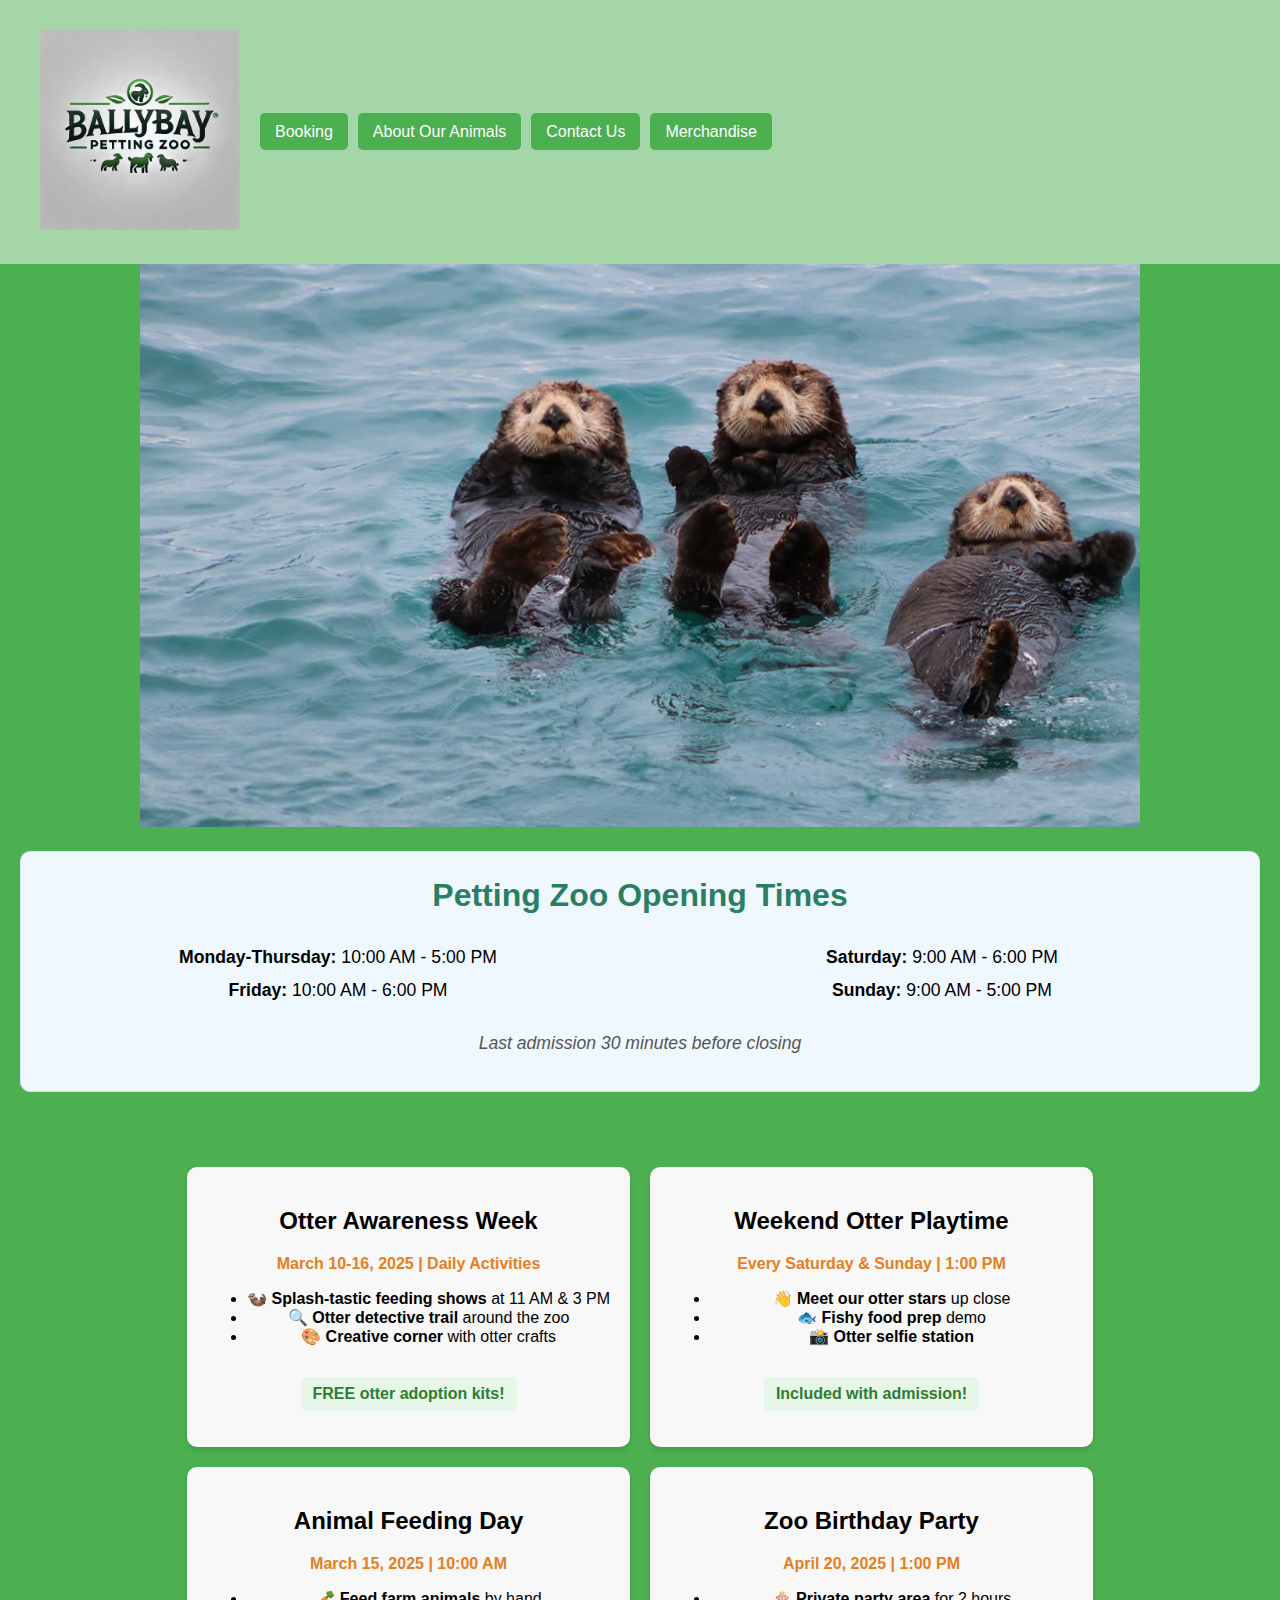
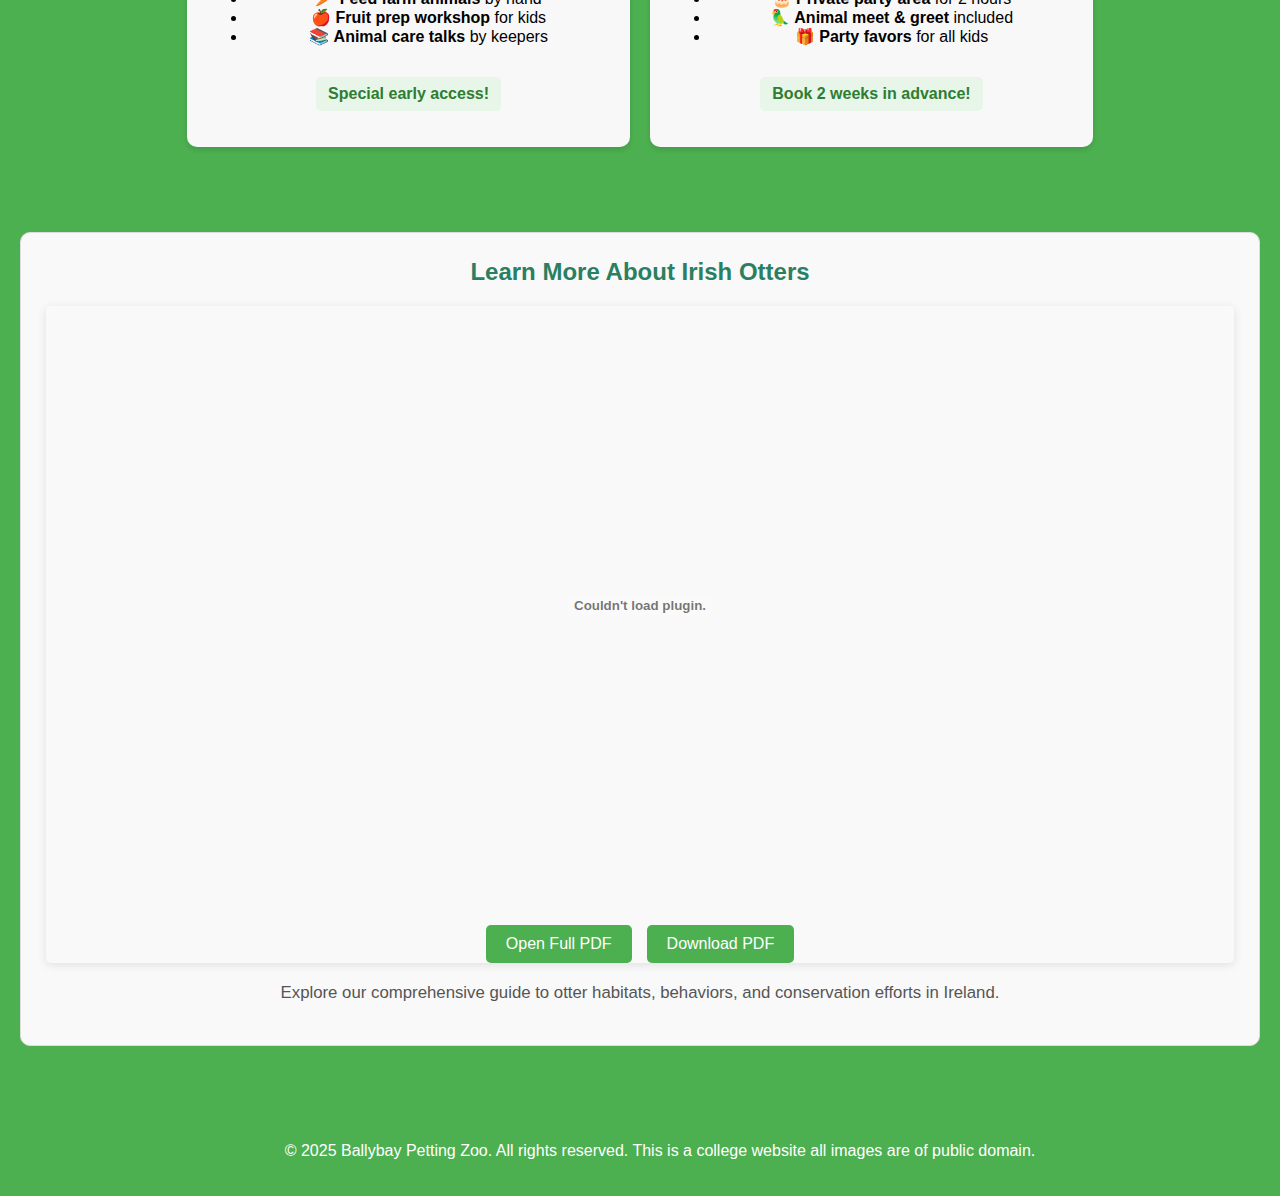
<file: index.html>
<!DOCTYPE html>
<html lang="en">
<head>
    <meta charset="UTF-8">
    <meta name="viewport" content="width=device-width, initial-scale=1.0">
    <meta name="description" content="Visit Ballybay Petting Zoo for an unforgettable experience with friendly animals, fun events, and educational activities for all ages.">
    <meta name="keywords" content="Ballybay Petting Zoo, petting zoo, animal feeding, otters, zoo events, kids activities, family fun">
    <meta name="robots" content="index, follow">
    <meta name="author" content="Ballybay Petting Zoo">
    <link rel="icon" href="favicon.ico" type="image/x-icon">
    <title>Ballybay Petting Zoo - Family Fun with Animals</title>
    <link rel="stylesheet" href="styles.css">
</head>
<body>
    <header>
        <div class="logo">
            <img src="Zoo_Logo.jpg" alt="Ballybay Petting Zoo Logo" width="200">
        </div>
        <nav>
            <ul>
                <li><a href="Booking.html">Booking</a></li>
                <li><a href="about_animal.html">About Our Animals</a></li>
                <li><a href="Contact_Us.html">Contact Us</a></li>
                <li><a href="Merchandise.html">Merchandise</a></li>
            </ul>
        </nav>
    </header>
    
    <main>
        <section class="image-section">
            <div>
                <img src="zoo_mascot.jpeg" alt="Ballybay Petting Zoo Mascot" width="1000">
            </div>
        </section>
        
        <section class="info-section">
            <div class="opening-times-box">
                <h1>Petting Zoo Opening Times</h1>
                <div class="opening-times-grid">
                    <div>
                        <p><strong>Monday-Thursday:</strong> 10:00 AM - 5:00 PM</p>
                        <p><strong>Friday:</strong> 10:00 AM - 6:00 PM</p>
                    </div>
                    <div>
                        <p><strong>Saturday:</strong> 9:00 AM - 6:00 PM</p>
                        <p><strong>Sunday:</strong> 9:00 AM - 5:00 PM</p>
                    </div>
                </div>
                <p class="opening-note">Last admission 30 minutes before closing</p>
            </div>
            
            <div class="events-grid">
                <article class="event-card">
                    <h2>Otter Awareness Week</h2>
                    <p class="event-date">March 10-16, 2025 | Daily Activities</p>
                    <ul>
                        <li>🦦 <strong>Splash-tastic feeding shows</strong> at 11 AM & 3 PM</li>
                        <li>🔍 <strong>Otter detective trail</strong> around the zoo</li>
                        <li>🎨 <strong>Creative corner</strong> with otter crafts</li>
                    </ul>
                    <p class="highlight">FREE otter adoption kits!</p>
                </article>
                
                <article class="event-card">
                    <h2>Weekend Otter Playtime</h2>
                    <p class="event-date">Every Saturday & Sunday | 1:00 PM</p>
                    <ul>
                        <li>👋 <strong>Meet our otter stars</strong> up close</li>
                        <li>🐟 <strong>Fishy food prep</strong> demo</li>
                        <li>📸 <strong>Otter selfie station</strong></li>
                    </ul>
                    <p class="highlight">Included with admission!</p>
                </article>
                
                <article class="event-card">
                    <h2>Animal Feeding Day</h2>
                    <p class="event-date">March 15, 2025 | 10:00 AM</p>
                    <ul>
                        <li>🥕 <strong>Feed farm animals</strong> by hand</li>
                        <li>🍎 <strong>Fruit prep workshop</strong> for kids</li>
                        <li>📚 <strong>Animal care talks</strong> by keepers</li>
                    </ul>
                    <p class="highlight">Special early access!</p>
                </article>
                
                <article class="event-card">
                    <h2>Zoo Birthday Party</h2>
                    <p class="event-date">April 20, 2025 | 1:00 PM</p>
                    <ul>
                        <li>🎂 <strong>Private party area</strong> for 2 hours</li>
                        <li>🦜 <strong>Animal meet & greet</strong> included</li>
                        <li>🎁 <strong>Party favors</strong> for all kids</li>
                    </ul>
                    <p class="highlight">Book 2 weeks in advance!</p>
                </article>
            </div>
            
            <section class="pdf-container-wide">
                <h2>Learn More About Irish Otters</h2>
                <div class="pdf-embed-wrapper">
                    <embed src="Otter_leaflet.pdf" type="application/pdf" width="100%" height="600px">
                    <div class="pdf-options">
                        <a href="Otter_leaflet.pdf" class="pdf-button" target="_blank">Open Full PDF</a>
                        <a href="Otter_leaflet.pdf" class="pdf-button" download>Download PDF</a>
                    </div>
                </div>
                <p class="pdf-description">Explore our comprehensive guide to otter habitats, behaviors, and conservation efforts in Ireland.</p>
            </section>
        </section>
    </main>
    
    <footer>
        <p>&copy; 2025 Ballybay Petting Zoo. All rights reserved. This is a college website all images are of public domain.</p>
    </footer>
</body>
</html>
</file>
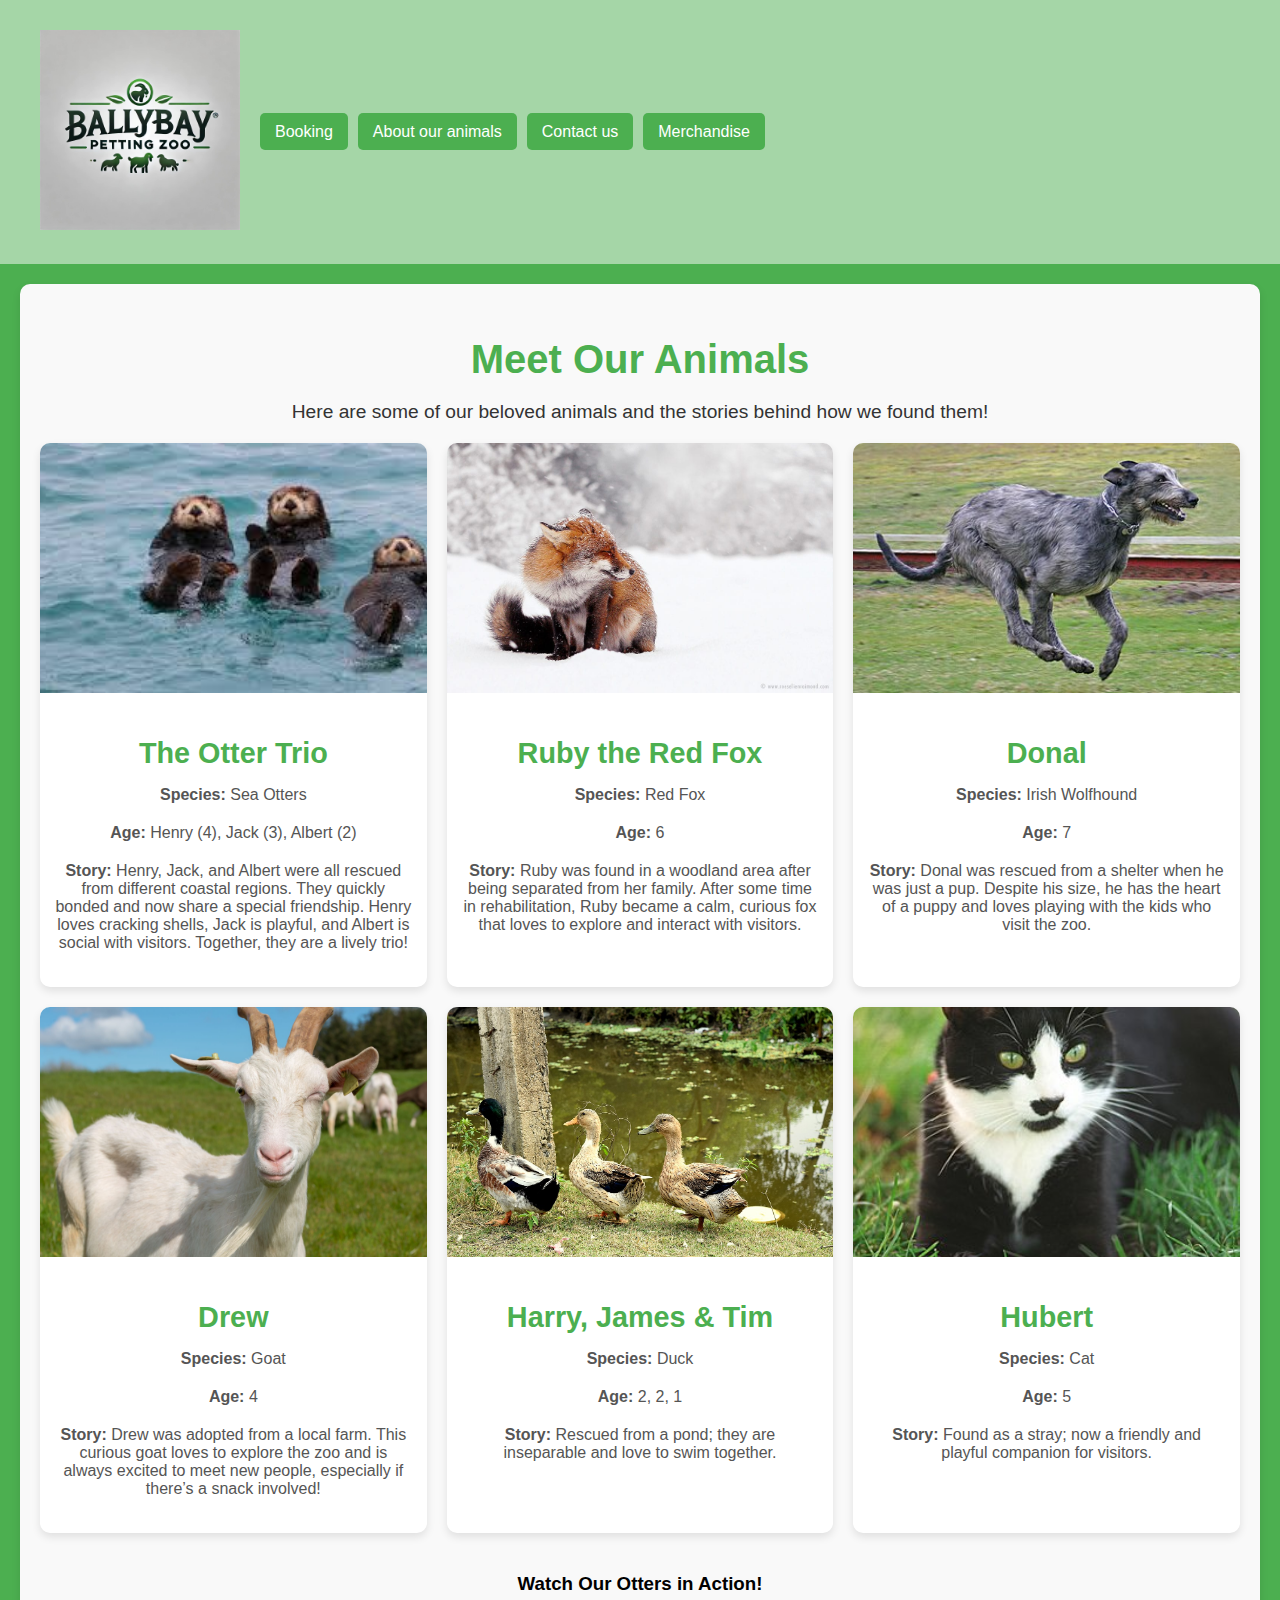
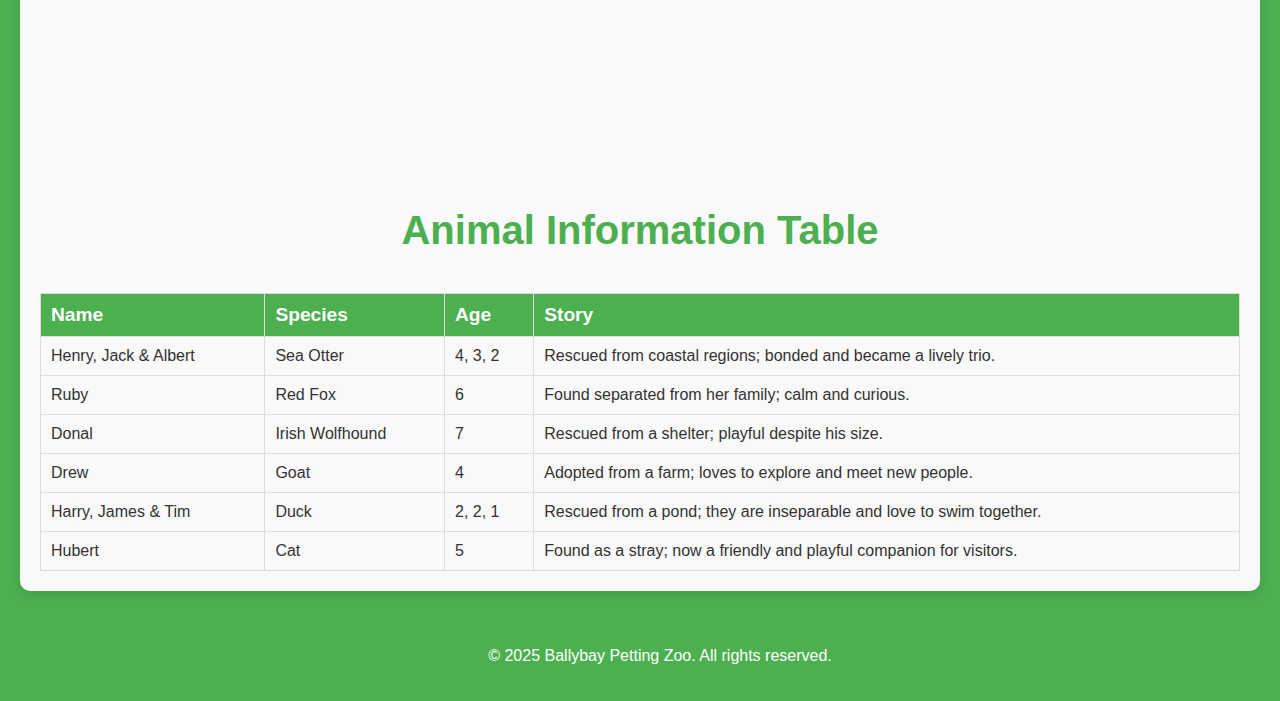
<file: about_animal.html>
<!DOCTYPE html>
<html lang="en">
<head>
    <link rel="icon" href="favicon.ico" type="image/x-icon">
    <meta charset="UTF-8">
    <meta name="viewport" content="width=device-width, initial-scale=1.0">
    <title>About Our Animals - Ballybay Petting Zoo</title>
    <link rel="stylesheet" href="styles.css"> 
</head>
<body>
    <header>       
        <div class="logo">
            <a href="index.html">
                <img src="Zoo_Logo.jpg" alt="Ballybay Petting Zoo Logo" width="200">
            </a>
        </div>
        <nav>
            <ul>
                <li><a href="Booking.html">Booking</a></li>
                <li><a href="about_animal.html">About our animals</a></li>
                <li><a href="Contact_Us.html">Contact us</a></li>
                <li><a href="Merchandise.html">Merchandise</a></li>
            </ul>
        </nav>
    </header>
    <section class="animal-info">
        <h2>Meet Our Animals</h2>
        <p>Here are some of our beloved animals and the stories behind how we found them!</p>
    
        <!-- Animal Grid Layout -->
        <div class="animal-grid">
            
            <div class="animal-card">
                <div class="animal-img-container">
                    <img src="Zoo_Mascot.jpg" alt="The Otter Trio" class="animal-img">
                </div>
                <div class="animal-details">
                    <h3>The Otter Trio</h3>
                    <p><strong>Species:</strong> Sea Otters</p>
                    <p><strong>Age:</strong> Henry (4), Jack (3), Albert (2)</p>
                    <p><strong>Story:</strong> Henry, Jack, and Albert were all rescued from different coastal regions. They quickly bonded and now share a special friendship. Henry loves cracking shells, Jack is playful, and Albert is social with visitors. Together, they are a lively trio!</p>
                </div>
            </div>
    
            <!-- Other Animals Section -->
            <div class="animal-card">
                <div class="animal-img-container">
                    <img src="red_fox.jpg" alt="Ruby the Red Fox" class="animal-img">
                </div>
                <div class="animal-details">
                    <h3>Ruby the Red Fox</h3>
                    <p><strong>Species:</strong> Red Fox</p>
                    <p><strong>Age:</strong> 6</p>
                    <p><strong>Story:</strong> Ruby was found in a woodland area after being separated from her family. After some time in rehabilitation, Ruby became a calm, curious fox that loves to explore and interact with visitors.</p>
                </div>
            </div>
    
            <div class="animal-card">
                <div class="animal-img-container">
                    <img src="donal_irish_wolfhound.jpg" alt="Donal the Irish Wolfhound" class="animal-img">
                </div>
                <div class="animal-details">
                    <h3>Donal</h3>
                    <p><strong>Species:</strong> Irish Wolfhound</p>
                    <p><strong>Age:</strong> 7</p>
                    <p><strong>Story:</strong> Donal was rescued from a shelter when he was just a pup. Despite his size, he has the heart of a puppy and loves playing with the kids who visit the zoo.</p>
                </div>
            </div>
    
            <div class="animal-card">
                <div class="animal-img-container">
                    <img src="drew_goat.jpg" alt="Drew the Goat" class="animal-img">
                </div>
                <div class="animal-details">
                    <h3>Drew</h3>
                    <p><strong>Species:</strong> Goat</p>
                    <p><strong>Age:</strong> 4</p>
                    <p><strong>Story:</strong> Drew was adopted from a local farm. This curious goat loves to explore the zoo and is always excited to meet new people, especially if there’s a snack involved!</p>
                </div>
            </div>
            
            <div class="animal-card">
                <div class="animal-img-container">
                    <img src="ducks.jpg" alt="Harry, James, and Tim the Ducks" class="animal-img">
                </div>
                <div class="animal-details">
                    <h3>Harry, James & Tim</h3>
                    <p><strong>Species:</strong> Duck</p>
                    <p><strong>Age:</strong> 2, 2, 1</p>
                    <p><strong>Story:</strong> Rescued from a pond; they are inseparable and love to swim together.</p>
                </div>
            </div>
            
            <div class="animal-card">
                <div class="animal-img-container">
                    <img src="hubert_cat.jpg" alt="Hubert the Cat" class="animal-img">
                </div>
                <div class="animal-details">
                    <h3>Hubert</h3>
                    <p><strong>Species:</strong> Cat</p>
                    <p><strong>Age:</strong> 5</p>
                    <p><strong>Story:</strong> Found as a stray; now a friendly and playful companion for visitors.</p>
                </div>
            </div>
        </div>
    
        <!-- YouTube Video Embed -->
        <div class="video-embed-container">
            <h3>Watch Our Otters in Action!</h3>
            <iframe width="315" height="560" src="https://www.youtube.com/embed/RFJmRoNuqZo" title="The Most Adorable Otter Petting Zoo  #wholesome #viral #shorts" frameborder="0" allow="accelerometer; autoplay; clipboard-write; encrypted-media; gyroscope; picture-in-picture; web-share" referrerpolicy="strict-origin-when-cross-origin" allowfullscreen></iframe>
        </div>
    
        <!-- Table of Animal Information -->
        <h2>Animal Information Table</h2>
        <table class="animal-table">
            <thead>
                <tr>
                    <th>Name</th>
                    <th>Species</th>
                    <th>Age</th>
                    <th>Story</th>
                </tr>
            </thead>
            <tbody>
                <tr>
                    <td>Henry, Jack & Albert</td>
                    <td>Sea Otter</td>
                    <td>4, 3, 2</td>
                    <td>Rescued from coastal regions; bonded and became a lively trio.</td>
                </tr>
                <tr>
                    <td>Ruby</td>
                    <td>Red Fox</td>
                    <td>6</td>
                    <td>Found separated from her family; calm and curious.</td>
                </tr>
                <tr>
                    <td>Donal</td>
                    <td>Irish Wolfhound</td>
                    <td>7</td>
                    <td>Rescued from a shelter; playful despite his size.</td>
                </tr>
                <tr>
                    <td>Drew</td>
                    <td>Goat</td>
                    <td>4</td>
                    <td>Adopted from a farm; loves to explore and meet new people.</td>
                </tr>
                <tr>
                    <td>Harry, James & Tim</td>
                    <td>Duck</td>
                    <td>2, 2, 1</td>
                    <td>Rescued from a pond; they are inseparable and love to swim together.</td>
                </tr>
                <tr>
                    <td>Hubert</td>
                    <td>Cat</td>
                    <td>5</td>
                    <td>Found as a stray; now a friendly and playful companion for visitors.</td>
                </tr>
            </tbody>
        </table>
    </section>
    <footer>
        <p>&copy; 2025 Ballybay Petting Zoo. All rights reserved.</p>
    </footer>
</body>
</html>
</file>
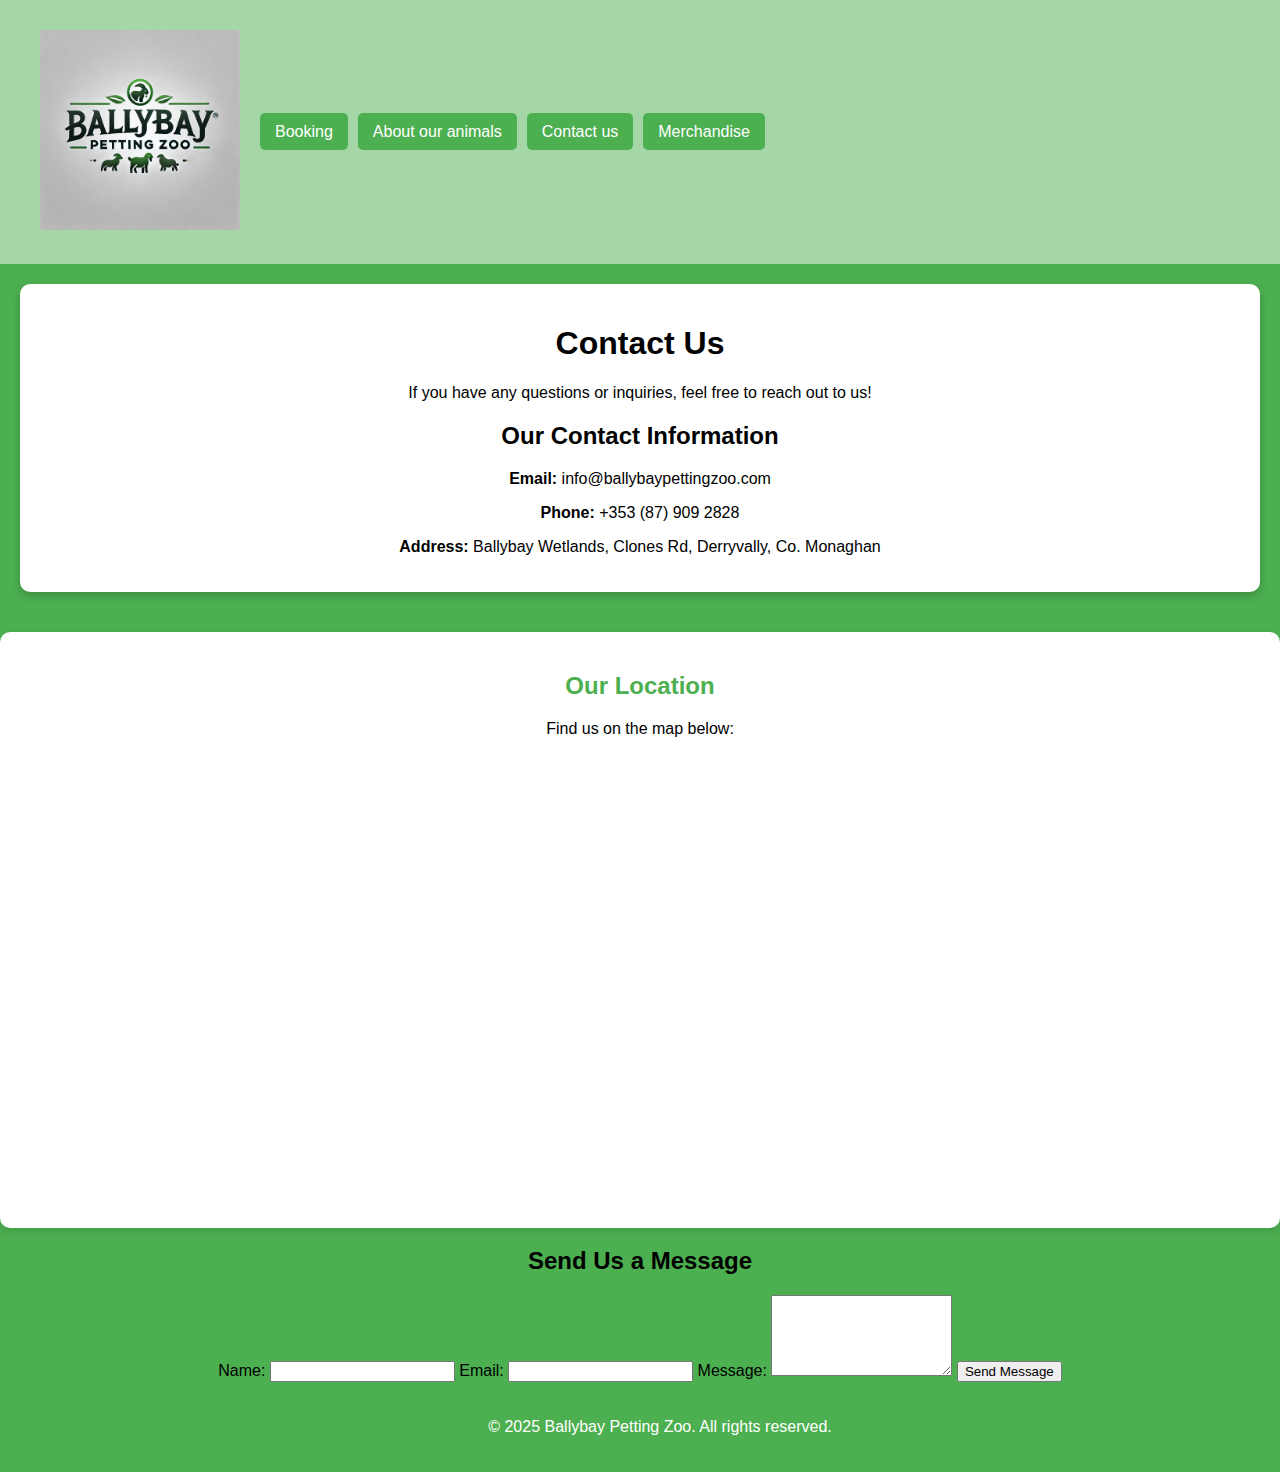
<file: Contact_Us.html>
<!DOCTYPE html>
<html lang="en">
<head>
    <link rel="icon" href="favicon.ico" type="image/x-icon">
    <meta charset="UTF-8">
    <meta name="viewport" content="width=device-width, initial-scale=1.0">
    <title>Contact Us - Ballybay Petting Zoo</title>
    <link rel="stylesheet" href="styles.css"> 
</head>
<body>
    <header>
        <div class="logo">
            <a href="index.html">
                <img src="Zoo_Logo.jpg" alt="Logo" width="200">
            </a>
        </div>
        <nav>
            <ul>
                <li><a href="Booking.html">Booking</a></li>
                <li><a href="about_animal.html">About our animals</a></li>
                <li><a href="Contact_Us.html">Contact us</a></li>
                <li><a href="Merchandise.html">Merchandise</a></li>
            </ul>
        </nav>
    </header>

    <main>
        <section class="contact-info">
            <h1>Contact Us</h1>
            <p>If you have any questions or inquiries, feel free to reach out to us!</p>
            <div class="contact-details">
                <h2>Our Contact Information</h2>
                <p><strong>Email:</strong> info@ballybaypettingzoo.com</p>
                <p><strong>Phone:</strong> +353 (87) 909 2828</p>
                <p><strong>Address:</strong> Ballybay Wetlands, Clones Rd, Derryvally, Co. Monaghan</p>
            </div>
        </section>

        <!-- Google Maps Section  -->
        <section class="map-section">
            <h2>Our Location</h2>
            <p>Find us on the map below:</p>
            <iframe src="https://www.google.com/maps/embed?pb=!1m18!1m12!1m3!1d74817.65862768902!2d-7.005039362022863!3d54.126008864571894!2m3!1f0!2f0!3f0!3m2!1i1024!2i768!4f13.1!3m3!1m2!1s0x4860a41f24d470f7%3A0x834d69c837042be7!2sBallybay%20Wetlands!5e0!3m2!1sen!2sie!4v1743295973529!5m2!1sen!2sie" width="100%" height="450" style="border:0;" allowfullscreen="" loading="lazy" referrerpolicy="no-referrer-when-downgrade"></iframe>
        </section>

        <section class="contact-form">
            <h2>Send Us a Message</h2>
            <form action="http://foo.com" method="get">
                <label for="name">Name:</label>
                <input type="text" id="name" name="name" required>
        
                <label for="email">Email:</label>
                <input type="email" id="email" name="email" required>
        
                <label for="message">Message:</label>
                <textarea id="message" name="message" rows="5" required></textarea>
        
                <button type="submit">Send Message</button>
            </form>
        </section>
        
    </main>

    <footer>
        <p>&copy; 2025 Ballybay Petting Zoo. All rights reserved.</p>
    </footer>
</body>
</html>
</file>
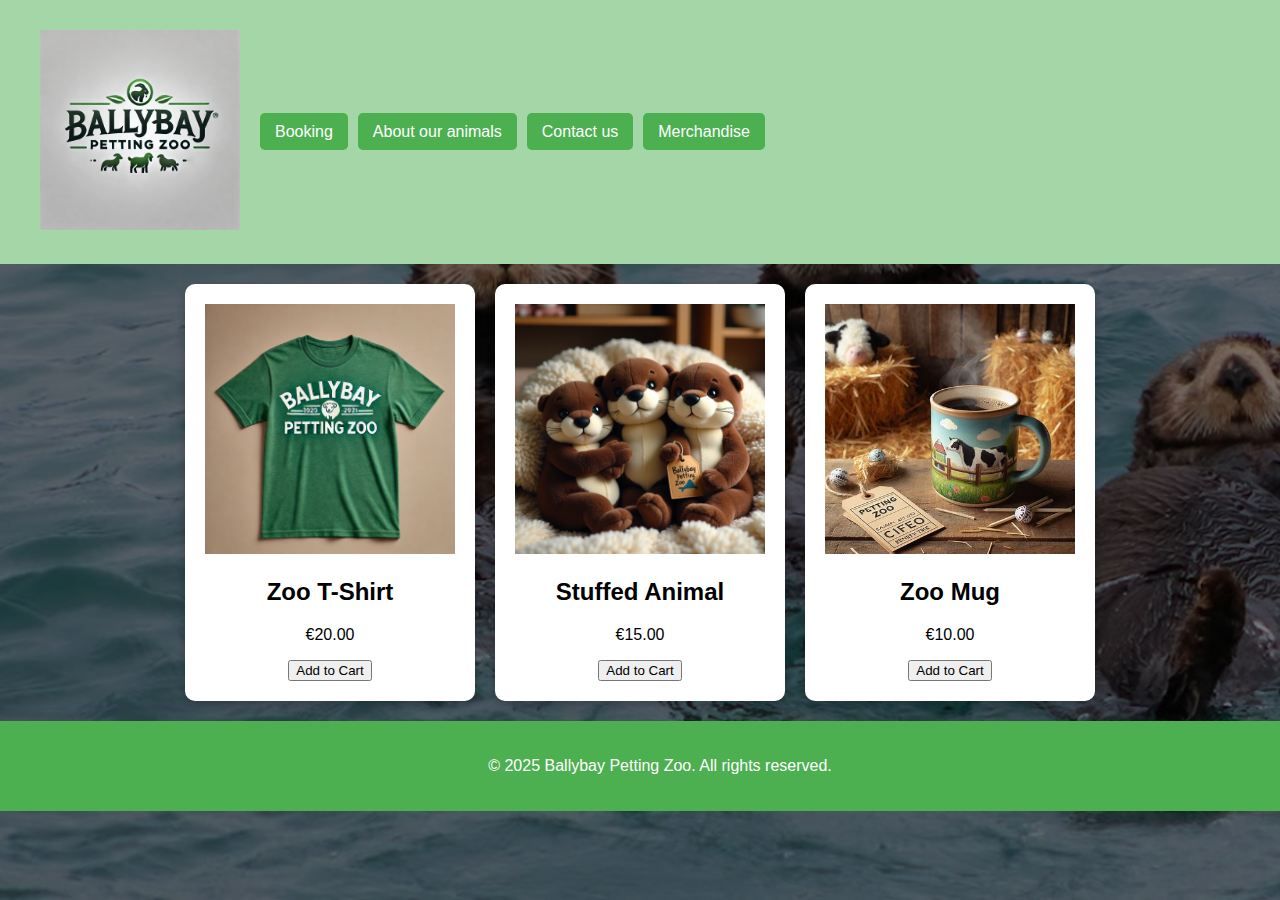
<file: Merchandise.html>
<!DOCTYPE html>
<html lang="en">
<head>
    <link rel="icon" href="favicon.ico" type="image/x-icon">
    <meta charset="UTF-8">
    <meta name="viewport" content="width=device-width, initial-scale=1.0">
    <title>Zoo Merchandise</title>
    <link rel="stylesheet" href="styles.css">



</head>
<body class="merchandise-page">
    <header>
        <div class="logo">
                <a href="index.html">
                    <img src="Zoo_Logo.jpg" alt="Logo" width="200">
                </a>
        </div>
        <nav>
            <ul>
                <li><a href="Booking.html">Booking</a></li>
                <li><a href="about_animal.html">About our animals</a></li>
                <li><a href="Contact_Us.html">Contact us</a></li>
                <li><a href="Merchandise.html">Merchandise</a></li>
            </ul>
        </nav>
    </header>
    <main>
        <section class="container">
            <div class="product">
                <img src="Zoo_Shirt.jpeg" alt="Zoo T-Shirt">
                <h2>Zoo T-Shirt</h2>
                <p>€20.00</p>
                <button>Add to Cart</button>
            </div>
            <div class="product">
                <img src="stuffed_animal.jpeg" alt="Stuffed Animal">
                <h2>Stuffed Animal</h2>
                <p>€15.00</p>
                <button>Add to Cart</button>
            </div>
            <div class="product">
                <img src="mug.jpeg" alt="Zoo Mug">
                <h2>Zoo Mug</h2>
                <p>€10.00</p>
                <button>Add to Cart</button>
            </div>
        </section>
        <footer>
            <p>&copy; 2025 Ballybay Petting Zoo. All rights reserved.</p>
        </footer>
    </main>
</body>
</html>
</file>
<file: styles.css>
/* General Styling */
body {
    font-family: Arial, sans-serif;
    margin: 0;
    padding: 0;
    background-color: #4CAF50; /* Set background color to match menu options */
    text-align: center;
}

/* Header & Navigation */
header {
    display: flex; /* Use flexbox for layout */
    justify-content: space-between; /* Space between logo and menu */
    align-items: center; /* Center items vertically */
    background-color: #a5d6a7; /* Light green background for the header */
    padding: 10px 20px;
}

.logo {
    padding: 20px;
    font-weight: bold;
    color: white; /* White text for logo */
    margin-left: 0; /* Remove any default margin */
}

nav {
    flex: 1; /* Allow nav to take available space */
    text-align: right; /* Align menu options to the right */
}

nav ul {
    list-style: none;
    padding: 0;
    display: flex;
    gap: 10px;
}

nav ul li {
    display: inline;
}

nav ul li a {
    text-decoration: none;
    background-color: #4CAF50; /* Green background for menu options */
    color: white;
    padding: 10px 15px;
    border-radius: 5px;
    transition: background-color 0.3s; /* Smooth transition for hover effect */
}

nav ul li a:hover {
    background-color: #45a049; /* Darker green on hover */
}

/* Image Section */
.image-section {
    width: 100%;
    height: auto; /* Allow height to adjust based on content */
    overflow: hidden; /* Prevents overflow */
}

.image-section img {
    width: 1000px; /* Set to original width */
    height: auto; /* Maintains aspect ratio */
    object-fit: cover; /* Crops instead of stretching */
}

/* Info Section */
.info-section {
    display: flex;
    justify-content: center;
    gap: 20px;
    margin: 20px;
    flex-wrap: wrap; /* Allows boxes to wrap on smaller screens */
}

.box {
    background-color: white; /* White background for boxes */
    color: black; /* Black text for readability */
    padding: 30px;
    width: 250px; /* Increased width for better content display */
    border-radius: 10px; /* Rounded corners */
    box-shadow: 0 4px 8px rgba(0, 0, 0, 0.2); /* Subtle shadow for depth */
}

/* Event Section */
.event {
    margin-top: 20px;
    padding: 15px;
    background-color: #f0f0f0; /* Light gray background for events */
    border-radius: 5px;
}

.event h3 {
    margin: 0;
    color: #4CAF50; /* Green color for event titles */
}

footer {
    background-color: #4CAF50; /* Match header color */
    color: white;
    padding: 10px 0;
    position: relative;
    bottom: 0;
    width: 100%;
}

/* for the booking page /*
/* General Styling */
body {
    font-family: Arial, sans-serif;
    margin: 0;
    padding: 0;
    background-color: #4CAF50; /* Set background color to match menu options */
    text-align: center;
}

/* Header & Navigation */
header {
    display: flex; /* Use flexbox for layout */
    justify-content: space-between; /* Space between logo and menu */
    align-items: center; /* Center items vertically */
    background-color: #a5d6a7; /* Light green background for the header */
    padding: 10px 20px;
}

.logo {
    padding: 20px;
    font-weight: bold;
    color: white; /* White text for logo */
    margin-left: 0; /* Remove any default margin */
}

nav {
    flex: 1; /* Allow nav to take available space */
    text-align: right; /* Align menu options to the right */
}

nav ul {
    list-style: none;
    padding: 0;
    display: flex;
    gap: 10px;
}

nav ul li {
    display: inline;
}

nav ul li a {
    text-decoration: none;
    background-color: #4CAF50; /* Green background for menu options */
    color: white;
    padding: 10px
}

/* Contact us page */

/* General Styling */
body {
    font-family: Arial, sans-serif;
    margin: 0;
    padding: 0;
    background-color: #4CAF50; /* Set background color to match menu options */
    text-align: center;
}

/* Header & Navigation */
header {
    display: flex; /* Use flexbox for layout */
    justify-content: space-between; /* Space between logo and menu */
    align-items: center; /* Center items vertically */
    background-color: #a5d6a7; /* Light green background for the header */
    padding: 10px 20px;
}

.logo {
    padding: 20px;
    font-weight: bold;
    color: white; /* White text for logo */
    margin-left: 0; /* Remove any default margin */
}

nav {
    flex: 1; /* Allow nav to take available space */
    text-align: right; /* Align menu options to the right */
}

nav ul {
    list-style: none;
    padding: 0;
    display: flex;
    gap: 10px;
}

nav ul li {
    display: inline;
}

nav ul li a {
    text-decoration: none;
    background-color: #4CAF50; /* Green background for menu options */
    color: white;
    padding: 10px 15px;
    border-radius: 5px;
    transition: background-color 0.3s; /* Smooth transition for hover effect */
}

nav ul li a:hover {
    background-color: #45a049; /* Darker green on hover */
}

/* Contact Info Section */
.contact-info {
    margin: 20px;
    padding: 20px;
    background-color: white; /* White background for contact info */
    border-radius: 10px; /* Rounded corners */
    box-shadow: 0 4px 8px rgba(0, 0, 0, 0.2);
}

/* General Styling */
body.merchandise-page {
    background-image: url('zoo_mascot.jpeg'); /* Set the zoo mascot image as background */
    background-size: cover; /* Ensure the image covers the entire page */
    background-position: center; /* Center the background image */
    background-repeat: no-repeat; /* Prevent the image from repeating */
    background-attachment: fixed; /* Make the background image fixed when scrolling */
    color: white; /* White text color to make it readable against the background */
    margin: 0;
    padding: 0;
    height: 100vh; /* Ensure body takes full height of the viewport */
}

/* Remove any top border from the header */
header {
    display: flex;
    justify-content: space-between;
    align-items: center;
    background-color: #a5d6a7; /* Light green background for the header */
    padding: 10px 20px;
    border-top: none; /* Remove the top border */
    margin-top: 0; /* Ensure no margin at the top */
}

/* Overlay for better text readability */
body.merchandise-page::before {
    content: '';
    position: absolute;
    top: 0;
    left: 0;
    width: 100%;
    height: 100%;
    background-color: rgba(0, 0, 0, 0.5); /* Semi-transparent black overlay */
    z-index: -1; /* Make sure the overlay is behind content */
}

/* Container for the products */
.container {
    display: flex;
    justify-content: center;
    gap: 20px;
    margin: 20px;
    flex-wrap: wrap; /* Allows boxes to wrap on smaller screens */
}

/* Styling for each product box */
.product {
    background-color: white; /* White background for product boxes */
    color: black; /* Black text for readability */
    padding: 20px;
    width: 250px; /* Set width of each product */
    border-radius: 10px; /* Rounded corners */
    box-shadow: 0 4px 8px rgba(0, 0, 0, 0.2); /* Subtle shadow for depth */
    text-align: center;
}

/* Styling for product images */
.product img {
    width: 100%; /* Make product images responsive */
    height: auto;
    object-fit: cover;
}

footer {
    background-color: #4CAF50; /* Match header color */
    color: white;
    padding: 10px 0;
    position: relative;
    bottom: 0;
    width: 100%;
}

/* General Animal Info Section */
.animal-info {
    margin: 20px;
    padding: 20px;
    background-color: #f9f9f9;
    border-radius: 10px;
    box-shadow: 0 4px 8px rgba(0, 0, 0, 0.1);
    text-align: center;
}

.animal-info h2 {
    font-size: 2.5rem;
    margin-bottom: 10px;
    color: #4CAF50;
}

.animal-info p {
    font-size: 1.2rem;
    margin-bottom: 20px;
    color: #333;
}

/* Animal Grid Layout */
.animal-grid {
    display: grid;
    grid-template-columns: repeat(auto-fill, minmax(300px, 1fr));
    gap: 20px;
    margin-top: 20px;
}

/* Animal Card Layout */
.animal-card {
    background-color: white;
    border-radius: 10px;
    box-shadow: 0 4px 8px rgba(0, 0, 0, 0.1);
    overflow: hidden;
    transition: transform 0.3s ease;
}

.animal-card:hover {
    transform: scale(1.05);
}

/* Image Container */
.animal-img-container {
    width: 100%;
    height: 250px;
    overflow: hidden;
}

/* Image Styling */
.animal-img {
    width: 100%;
    height: 100%;
    object-fit: cover;
    border-bottom: 2px solid #4CAF50;
}

/* Animal Details Section */
.animal-details {
    padding: 15px;
}

.animal-details h3 {
    font-size: 1.8rem;
    margin-bottom: 10px;
    color: #4CAF50;
}

.animal-details p {
    font-size: 1rem;
    color: #555;
}

.animal-details p strong {
    font-weight: bold;
}

/* Table Layout for Animal Information */
.animal-table {
    width: 100%;
    margin-top: 40px;
    border-collapse: collapse;
    text-align: left;
}

.animal-table th, .animal-table td {
    padding: 10px;
    border: 1px solid #ddd;
}

.animal-table th {
    background-color: #4CAF50;
    color: white;
    font-size: 1.2rem;
}

.animal-table tr:nth-child(even) {
    background-color: #f9f9f9;
}

.animal-table tr:hover {
    background-color: #f1f1f1;
}

.animal-table td {
    color: #333;
    font-size: 1rem;
}
/* Container for YouTube Video Embed */
.video-embed-container {
    margin: 40px 0;
    text-align: center;
}

.video-embed-container iframe {
    max-width: 100%;
    height: auto;
    border: 0;
}

/* Map Section Styling */
.map-section {
    margin-top: 40px;
    padding: 20px;
    background-color: white;
    border-radius: 10px;
    box-shadow: 0 4px 8px rgba(0, 0, 0, 0.1);
    text-align: center;
}

.map-section h2 {
    color: #4CAF50;
}

.map-section iframe {
    border-radius: 10px;
}
/* PDF Section Styles */
.pdf-event {
    background-color: #f0f8ff;
    padding: 20px;
    border-radius: 10px;
    margin: 25px 0;
    border: 1px solid #d0e3ff;
}

.pdf-container {
    width: 100%;
    margin: 15px 0;
    border: 1px solid #ccc;
    border-radius: 5px;
    overflow: hidden;
}

.pdf-download {
    text-align: center;
    padding: 10px;
    background-color: #e6f2ff;
}

.pdf-download a {
    color: #0066cc;
    font-weight: bold;
    text-decoration: none;
}

.pdf-download a:hover {
    text-decoration: underline;
}

.pdf-note {
    font-style: italic;
    color: #555;
    text-align: center;
    margin-top: 10px;
}
/* Events Grid Layout */
.events-grid {
    display: grid;
    grid-template-columns: repeat(2, 1fr);
    gap: 20px;
    margin: 25px 0;
}

.event-card {
    background: #f8f8f8;
    padding: 20px;
    border-radius: 10px;
    box-shadow: 0 3px 5px rgba(0,0,0,0.1);
    transition: transform 0.3s ease;
}

.event-card:hover {
    transform: translateY(-5px);
    box-shadow: 0 5px 15px rgba(0,0,0,0.1);
}

.event-date {
    font-weight: bold;
    color: #e67e22;
    margin: 10px 0;
}

.highlight {
    background-color: #e8f5e9;
    padding: 8px 12px;
    border-radius: 5px;
    font-weight: bold;
    color: #2e7d32;
    margin-top: 15px;
    display: inline-block;
}

/* Responsive adjustments */
@media (max-width: 768px) {
    .events-grid {
        grid-template-columns: 1fr;
    }
}

/* Stretched Opening Times Box */
.opening-times-box {
    background: #f0f8ff;
    padding: 25px;
    border-radius: 10px;
    margin-bottom: 30px;
    border: 1px solid #d0e3ff;
    width: 100%;
}

.opening-times-grid {
    display: grid;
    grid-template-columns: 1fr 1fr;
    gap: 20px;
    margin: 20px 0;
}

.opening-times-box h1 {
    color: #2a7f62;
    margin-top: 0;
    text-align: center;
}

.opening-times-box p {
    margin: 12px 0;
    font-size: 1.1em;
}

.opening-note {
    text-align: center;
    font-style: italic;
    color: #555;
    margin-top: 15px;
}

/* Wide PDF Container */
.pdf-container-wide {
    background: #f9f9f9;
    padding: 25px;
    border-radius: 10px;
    margin: 40px 0;
    width: 100%;
    border: 1px solid #ddd;
}

.pdf-container-wide h2 {
    color: #2a7f62;
    margin-top: 0;
    text-align: center;
}

.pdf-embed-wrapper {
    width: 100%;
    margin: 20px 0;
    border-radius: 5px;
    overflow: hidden;
    box-shadow: 0 2px 10px rgba(0,0,0,0.1);
}

.pdf-options {
    display: flex;
    justify-content: center;
    gap: 15px;
    margin-top: 15px;
}

.pdf-button {
    padding: 10px 20px;
    background: #4CAF50;
    color: white;
    text-decoration: none;
    border-radius: 5px;
    transition: background 0.3s;
}

.pdf-button:hover {
    background: #3e8e41;
}

.pdf-description {
    text-align: center;
    color: #555;
    margin-top: 15px;
    font-size: 1.05em;
}

/* Responsive adjustments */
@media (max-width: 768px) {
    .opening-times-grid {
        grid-template-columns: 1fr;
    }
    
    .pdf-options {
        flex-direction: column;
        align-items: center;
    }
}
/* Consistent white box styling */
.white-box {
    background: white;
    border-radius: 10px;
    box-shadow: 0 3px 10px rgba(0,0,0,0.1);
    padding: 25px;
    margin: 30px auto;
    max-width: 1000px;
}

/* Pricing section styling */
.pricing {
    display: grid;
    grid-template-columns: repeat(auto-fit, minmax(250px, 1fr));
    gap: 20px;
    margin: 25px 0;
}

.price-box {
    background: #f8f8f8;
    border-radius: 8px;
    padding: 20px;
    text-align: center;
    transition: transform 0.3s;
}

.price-box:hover {
    transform: translateY(-5px);
    box-shadow: 0 5px 15px rgba(0,0,0,0.1);
}

.price-box h3 {
    color: #2a7f62;
    margin-top: 0;
}

.price-box p {
    font-size: 1.2em;
    font-weight: bold;
    color: #e67e22;
}

.small-text {
    font-size: 0.9em;
    color: #666;
    margin-top: 5px;
}

.box-note {
    font-style: italic;
    color: #555;
    text-align: center;
    margin-top: 15px;
}

/* Calendar styling */
#calendar {
    margin: 20px 0;
    background: white;
    border-radius: 8px;
    padding: 15px;
    box-shadow: 0 2px 10px rgba(0,0,0,0.05);
}

/* Footer styling */
footer {
    text-align: center;
    padding: 20px;
    background: #4CAF50;
    margin-top: 0;
}

/* Responsive adjustments */
@media (max-width: 768px) {
    .pricing {
        grid-template-columns: 1fr;
    }
    
    .white-box {
        padding: 15px;
        margin: 20px 10px;
    }
}
</file>
